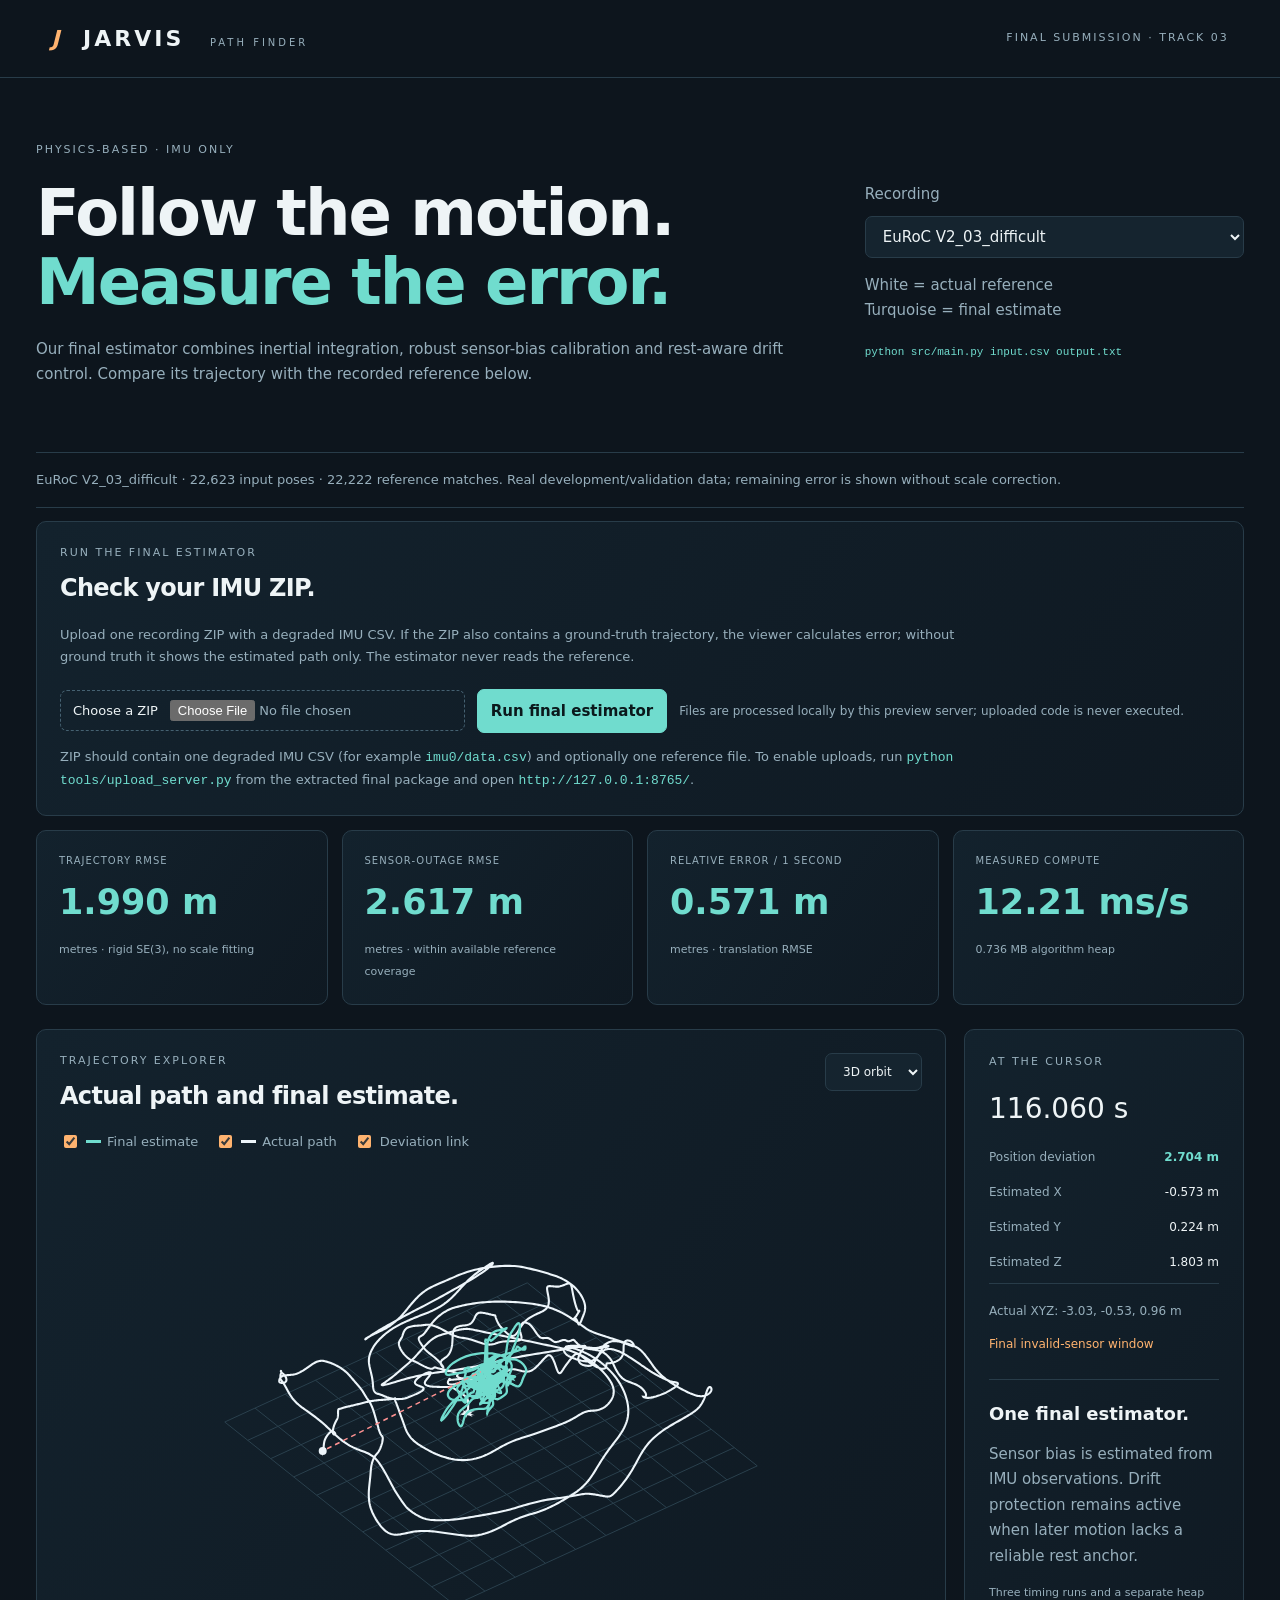
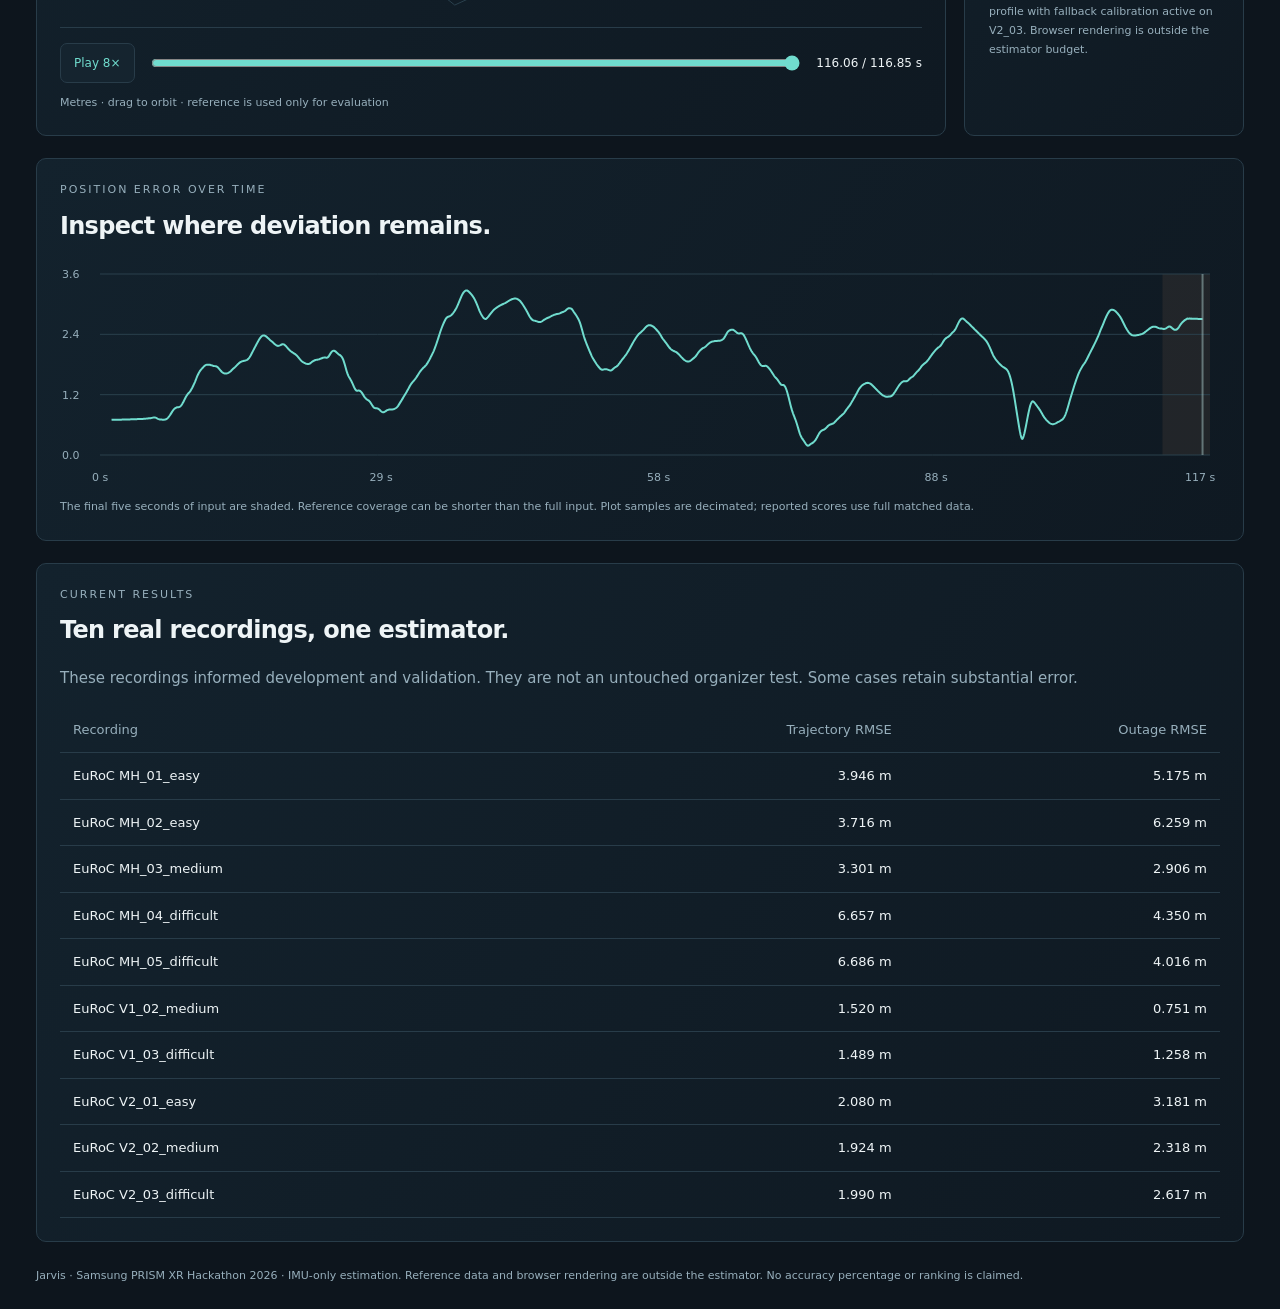
<file: submission/Jarvis_Final_Submission/demo/index.html>
<!doctype html>
<html lang="en"><head><meta charset="utf-8"><meta name="viewport" content="width=device-width,initial-scale=1"><title>Jarvis · Final trajectory estimator</title><link rel="stylesheet" href="styles.css"></head>
<body><header class="topbar"><div class="brand"><span>J</span> JARVIS <small>PATH FINDER</small></div><span class="tag">FINAL SUBMISSION · TRACK 03</span></header>
<main><section class="masthead"><div><div class="eyebrow">PHYSICS-BASED · IMU ONLY</div><h1>Follow the motion.<br><em>Measure the error.</em></h1><p class="lead">Our final estimator combines inertial integration, robust sensor-bias calibration and rest-aware drift control. Compare its trajectory with the recorded reference below.</p></div><div class="picker"><label for="dataset">Recording</label><select id="dataset"></select><p>White = actual reference<br>Turquoise = final estimate</p><code>python src/main.py input.csv output.txt</code></div></section>
<p class="notice" id="notice"></p>
<section class="plot upload-panel" aria-labelledby="upload-title"><div class="eyebrow">RUN THE FINAL ESTIMATOR</div><h2 id="upload-title">Check your IMU ZIP.</h2><p>Upload one recording ZIP with a degraded IMU CSV. If the ZIP also contains a ground-truth trajectory, the viewer calculates error; without ground truth it shows the estimated path only. The estimator never reads the reference.</p><form id="upload-form"><label class="file-picker" for="upload-file">Choose a ZIP<input id="upload-file" type="file" accept=".zip,application/zip" required></label><button id="upload-button" type="submit">Run final estimator</button><span id="upload-status" role="status" aria-live="polite">Files are processed locally by this preview server; uploaded code is never executed.</span></form><p class="footnote">ZIP should contain one degraded IMU CSV (for example <code>imu0/data.csv</code>) and optionally one reference file. To enable uploads, run <code>python tools/upload_server.py</code> from the extracted final package and open <code>http://127.0.0.1:8765/</code>.</p></section>
<section class="metrics"><article><span>TRAJECTORY RMSE</span><strong id="candidate-ate">—</strong><small>metres · rigid SE(3), no scale fitting</small></article><article><span>SENSOR-OUTAGE RMSE</span><strong id="failure-ate">—</strong><small>metres · within available reference coverage</small></article><article><span>RELATIVE ERROR / 1 SECOND</span><strong id="rpe">—</strong><small>metres · translation RMSE</small></article><article><span>MEASURED COMPUTE</span><strong id="runtime">—</strong><small id="heap">—</small></article></section>
<section class="workbench"><div class="plot"><div class="heading"><div><div class="eyebrow">TRAJECTORY EXPLORER</div><h2>Actual path and final estimate.</h2></div><select id="projection" aria-label="Projection"><option value="orbit">3D orbit</option><option value="xy">Top XY</option><option value="xz">Side XZ</option></select></div><div class="legend"><label><input id="show-estimate" type="checkbox" checked><i class="aqua"></i> Final estimate</label><label><input id="show-reference" type="checkbox" checked><i class="white"></i> Actual path</label><label><input id="show-deviation" type="checkbox" checked> Deviation link</label></div><canvas id="path" aria-label="Final and reference trajectories, in metres. Drag to orbit."></canvas><div class="playback"><button id="play">Play 8×</button><input id="scrub" type="range" min="0" max="1000" value="1000" aria-label="Trajectory time"><span id="time-code"></span></div><p class="footnote">Metres · drag to orbit · reference is used only for evaluation</p></div>
<aside><div class="eyebrow">AT THE CURSOR</div><strong id="elapsed" class="elapsed">—</strong><dl><dt>Position deviation</dt><dd id="deviation">—</dd><dt>Estimated X</dt><dd id="pos-x">—</dd><dt>Estimated Y</dt><dd id="pos-y">—</dd><dt>Estimated Z</dt><dd id="pos-z">—</dd></dl><p id="actual-position"></p><p id="segment" class="segment"></p><hr><h3>One final estimator.</h3><p>Sensor bias is estimated from IMU observations. Drift protection remains active when later motion lacks a reliable rest anchor.</p><p class="footnote" id="resource-note"></p></aside></section>
<section class="plot error-panel"><div class="eyebrow">POSITION ERROR OVER TIME</div><h2>Inspect where deviation remains.</h2><canvas id="error-chart" aria-label="Final estimator position error in metres over time"></canvas><p class="footnote">The final five seconds of input are shaded. Reference coverage can be shorter than the full input. Plot samples are decimated; reported scores use full matched data.</p></section>
<section class="plot results"><div class="eyebrow">CURRENT RESULTS</div><h2>Ten real recordings, one estimator.</h2><p>These recordings informed development and validation. They are not an untouched organizer test. Some cases retain substantial error.</p><div class="table-wrap"><table><thead><tr><th>Recording</th><th>Trajectory RMSE</th><th>Outage RMSE</th></tr></thead><tbody id="results"></tbody></table></div></section>
<footer>Jarvis · Samsung PRISM XR Hackathon 2026 · IMU-only estimation. Reference data and browser rendering are outside the estimator. No accuracy percentage or ranking is claimed.</footer></main><script src="data.js"></script><script src="app.js"></script></body></html>
</file>
<file: submission/Jarvis_Final_Submission/demo/styles.css>
:root{color-scheme:dark;--bg:#0d151d;--panel:#111d27;--line:#283c49;--text:#eef4f6;--muted:#97afbc;--aqua:#70dcce;--warm:#ffb36f}*{box-sizing:border-box}body{margin:0;background:var(--bg);color:var(--text);font:15px/1.5 system-ui,Segoe UI,sans-serif}.topbar{padding:22px 4vw;border-bottom:1px solid var(--line);display:flex;align-items:center;justify-content:space-between;gap:16px}.brand{letter-spacing:3px;font-weight:750;font-size:22px}.brand span{color:var(--warm);font-style:italic;margin-right:10px}.brand small{font-size:10px;color:var(--muted);font-weight:400;margin-left:15px}.tag,.eyebrow{font-size:11px;letter-spacing:2px;color:var(--muted)}main{max-width:1440px;margin:auto;padding:0 36px}.masthead{display:grid;grid-template-columns:2fr 1fr;gap:70px;padding:64px 0 36px;align-items:center}h1{font-size:clamp(40px,5vw,64px);letter-spacing:-2px;line-height:1.08;margin:20px 0}h1 em{font-style:normal;color:var(--aqua)}h2{font-size:24px;letter-spacing:-.7px;margin:9px 0 18px}h3{font-size:18px;margin:20px 0 8px}p{color:var(--muted);line-height:1.7}.lead{max-width:780px}.picker label{display:block;color:var(--muted);margin-bottom:10px}button,select{font:inherit;color:var(--text);background:#15242f;border:1px solid var(--line);border-radius:7px;padding:10px 13px}select{max-width:100%}.picker select{width:100%}.picker code{font-size:11px;color:var(--aqua);overflow-wrap:anywhere}button{cursor:pointer}button:hover,select:focus-visible{border-color:var(--aqua)}.notice{border-block:1px solid var(--line);padding:16px 0;font-size:13px}.metrics{display:grid;grid-template-columns:repeat(4,minmax(0,1fr));gap:14px;padding:14px 0 24px}.metrics article,.plot,aside{background:linear-gradient(125deg,#13222d,#0f1922);border:1px solid var(--line);border-radius:10px}.metrics article{padding:22px}.metrics span{display:block;font-size:10px;color:var(--muted);letter-spacing:1px}.metrics strong{display:block;color:var(--aqua);font-size:35px;margin:8px 0;font-weight:550;white-space:nowrap}.metrics small{color:var(--muted);font-size:11px}.workbench{display:grid;grid-template-columns:minmax(0,1fr) 280px;gap:18px}.plot{padding:23px}.heading{display:flex;justify-content:space-between;gap:15px;align-items:start}.heading select{font-size:12px}.legend{display:flex;gap:17px;flex-wrap:wrap;font-size:13px;color:var(--muted)}.legend label{cursor:pointer;display:flex;align-items:center;gap:6px}.legend input{accent-color:var(--warm)}.legend i{width:15px;height:3px;display:inline-block}.aqua{background:var(--aqua)}.white{background:#edf5fa}canvas{display:block;width:100%}#path{height:475px;cursor:grab;touch-action:none}.playback{display:flex;align-items:center;gap:14px;border-top:1px solid var(--line);padding-top:15px;font-size:12px}#play{font-size:12px;color:var(--aqua);white-space:nowrap}#scrub{flex:1;min-width:20px;accent-color:var(--aqua)}#time-code{font-variant-numeric:tabular-nums;white-space:nowrap}aside{padding:24px}.elapsed{display:block;font-size:28px;font-weight:500;margin:18px 0}dl{display:grid;grid-template-columns:1fr auto;gap:17px 6px;font-size:12px}dt{color:var(--muted)}dd{margin:0;text-align:right;white-space:nowrap}#deviation{color:var(--aqua);font-weight:700}#actual-position{font-size:12px;border-top:1px solid var(--line);padding-top:17px}.segment{color:var(--warm);font-size:12px}hr{border:0;border-top:1px solid var(--line);margin-top:25px}.footnote{font-size:11px;color:var(--muted);margin-bottom:0}.error-panel,.results{margin-top:22px}#error-chart{height:225px}.table-wrap{overflow-x:auto}table{width:100%;border-collapse:collapse;font-size:13px}th{text-align:left;color:var(--muted);font-weight:500}td,th{padding:13px;border-bottom:1px solid var(--line)}td:last-child,td:nth-child(2),th:last-child,th:nth-child(2){text-align:right;font-variant-numeric:tabular-nums}tbody tr{cursor:pointer}tbody tr:hover{background:#1a303b}footer{padding:26px 0;color:var(--muted);font-size:11px}@media(max-width:900px){.workbench{grid-template-columns:1fr}.masthead{gap:30px}.metrics{grid-template-columns:repeat(2,minmax(0,1fr))}aside{display:block}#path{height:430px}}@media(max-width:560px){main{padding:0 15px}.topbar{padding:18px 15px}.brand small{display:none}.tag{font-size:8px;letter-spacing:1px}.masthead{grid-template-columns:1fr;padding-top:35px;gap:18px}h1{font-size:42px}.metrics article{padding:15px}.metrics strong{font-size:28px}.metrics small{font-size:10px}.plot{padding:16px}.heading{display:block}.heading select{margin-bottom:14px}.legend{gap:11px;font-size:11px}#path{height:330px}.playback{gap:8px}#time-code{font-size:10px}td,th{padding:10px 6px;font-size:11px}h2{font-size:21px}}

@media(max-width:560px){.metrics #runtime{font-size:22px}}

.upload-panel{margin-top:8px}.upload-panel>p{max-width:900px;font-size:13px}.upload-panel code{color:var(--aqua)}#upload-form{display:flex;align-items:center;gap:12px;flex-wrap:wrap;margin:20px 0 10px}.file-picker{display:flex;align-items:center;gap:12px;border:1px dashed #456171;border-radius:7px;padding:9px 12px;color:var(--text);font-size:13px;cursor:pointer}.file-picker input{max-width:min(100%,260px);font:inherit;color:var(--muted)}#upload-button{color:#0b191c;background:var(--aqua);border-color:var(--aqua);font-weight:650}#upload-button:disabled{opacity:.55;cursor:wait}#upload-status{flex:1 1 260px;min-width:220px;color:var(--muted);font-size:12px}@media(max-width:560px){#upload-form{align-items:stretch}.file-picker,#upload-button{width:100%;justify-content:center}.file-picker input{max-width:65vw}}
</file>
